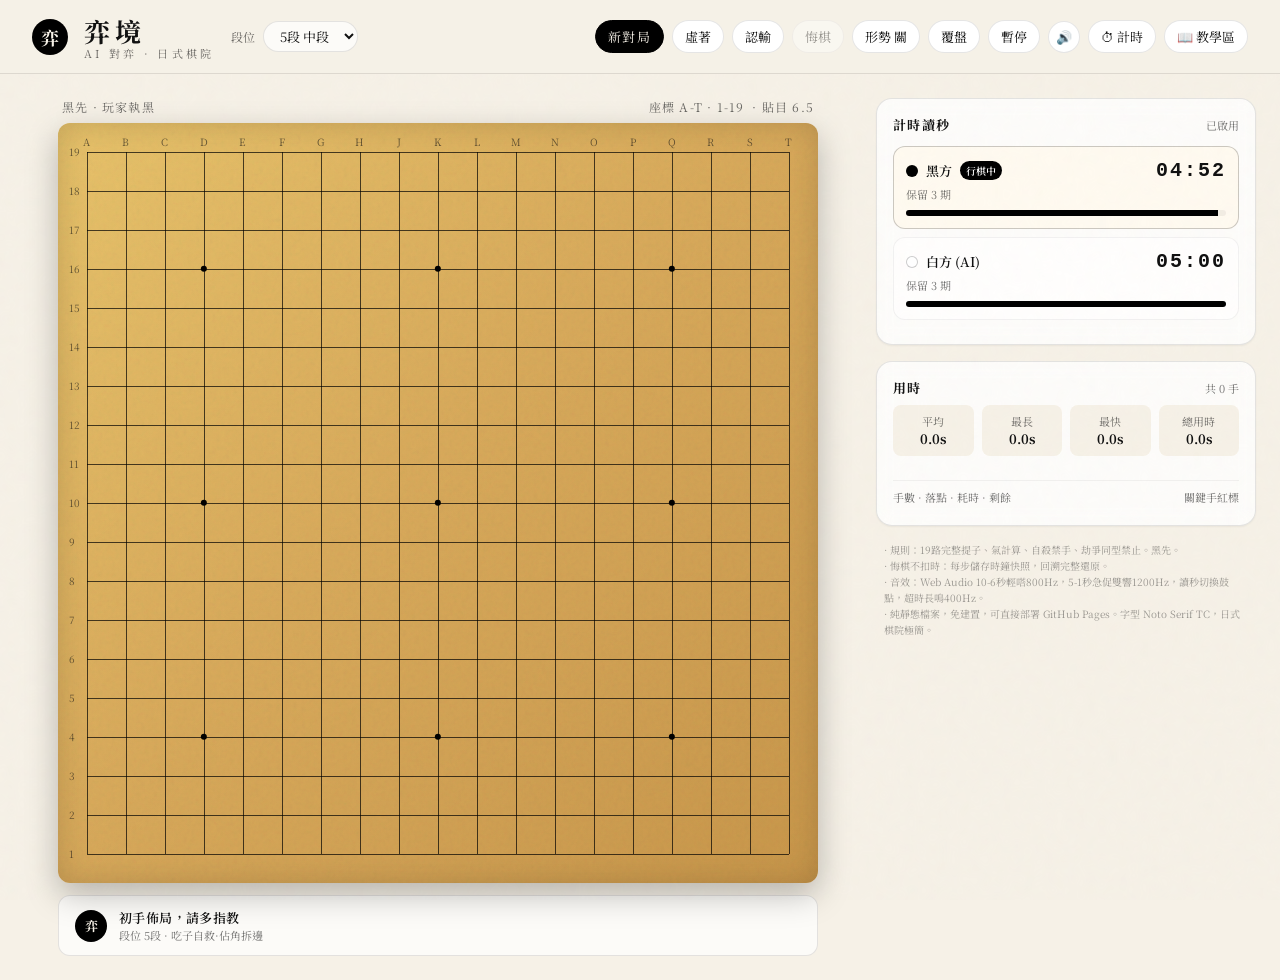
<file: index.html>
<!DOCTYPE html>
<html lang="zh-Hant">
<head>
  <meta charset="UTF-8">
  <meta name="viewport" content="width=device-width, initial-scale=1">
  <title>弈境 · 圍棋 AI 對弈台</title>
  <link rel="preconnect" href="https://fonts.googleapis.com">
  <link href="https://fonts.googleapis.com/css2?family=Noto+Serif+TC:wght@400;600;700&display=swap" rel="stylesheet">
  <link rel="stylesheet" href="css/main.css">
</head>
<body>
  <header class="topbar">
    <div class="bar">
      <div class="brand">
        <div class="seal">弈</div>
        <div>
          <h1>弈境</h1>
          <p>AI 對弈 · 日式棋院</p>
        </div>
        <label class="level"><span class="muted">段位</span> <select id="level"></select></label>
      </div>
      <div class="controls">
        <button class="pill dark" id="btn-new">新對局</button>
        <button class="pill" id="btn-pass">虛著</button>
        <button class="pill" id="btn-resign">認輸</button>
        <button class="pill" id="btn-undo">悔棋</button>
        <button class="pill" id="btn-influence">形勢 關</button>
        <button class="pill" id="btn-review">覆盤</button>
        <button class="pill" id="btn-pause">暫停</button>
        <button class="pill icon" id="btn-sound" aria-label="音效開關">🔊</button>
        <button class="pill" id="btn-time">⏱ 計時</button>
        <a class="pill" href="learn.html">📖 教學區</a>
      </div>
    </div>
    <div class="bar time-settings" id="time-settings" hidden>
      <select id="ts-preset"></select>
      <label><input type="checkbox" id="ts-enabled"> 啟用讀秒</label>
      <label>自訂主時限(分) <input type="number" id="ts-main" min="1"></label>
      <label>讀秒次數 <input type="number" id="ts-periods" min="0"></label>
      <label>每期秒數 <input type="number" id="ts-seconds" min="5"></label>
      <button class="pill dark small" id="ts-apply">套用並重開</button>
    </div>
  </header>

  <main class="layout">
    <section class="board-col">
      <div class="board-meta">
        <div>
          <span class="muted">黑先 · 玩家執黑</span>
          <span class="badge" id="badge-result" hidden></span>
          <span class="badge amber" id="badge-paused" hidden>已暫停</span>
        </div>
        <div><span class="muted">座標 A-T · 1-19</span><span class="muted hide-sm">· 貼目 6.5</span></div>
      </div>
      <div class="board-wood">
        <div class="board-inner" id="board"></div>
      </div>
      <div class="review-bar" id="review-bar" hidden>
        <span id="review-label"></span>
        <input type="range" id="review-range" min="0" aria-label="覆盤手數">
        <button class="pill dark small" id="review-exit">回到現局</button>
      </div>
      <div class="status">
        <div class="seal sm">弈</div>
        <div class="grow">
          <div id="status-text"></div>
          <div class="muted small" id="status-sub"></div>
        </div>
        <div class="spinner" id="status-spinner" hidden></div>
      </div>
    </section>

    <aside class="side">
      <div class="panel">
        <div class="panel-head"><h3>計時讀秒</h3><span class="muted small" id="clock-state"></span></div>
        <div id="clocks"></div>
      </div>
      <div class="panel">
        <div class="panel-head" style="margin-bottom: 8px;"><h3>用時</h3><span class="muted small" id="move-count"></span></div>
        <div class="stats">
          <div><span class="muted">平均</span><b id="stat-avg"></b></div>
          <div><span class="muted">最長</span><b id="stat-max"></b></div>
          <div><span class="muted">最快</span><b id="stat-min"></b></div>
          <div><span class="muted">總用時</span><b id="stat-total"></b></div>
        </div>
        <div class="bars" id="timing-bars"></div>
        <div class="move-list">
          <div class="move-list-head"><span>手數 · 落點 · 耗時 · 剩餘</span><span>關鍵手紅標</span></div>
          <div id="move-list"></div>
        </div>
      </div>
      <div class="result-card" id="result-card" hidden>
        <h3>終局計目 · 貼目6.5</h3>
        <div class="result-text" id="result-text"></div>
        <div class="small" style="opacity: 0.7; margin-top: 4px;" id="result-detail"></div>
        <div class="actions">
          <button class="again" id="result-again">再來一局</button>
          <button class="show" id="result-influence">顯示形勢</button>
        </div>
      </div>
      <div class="notes">
        <p>· 規則：19路完整提子、氣計算、自殺禁手、劫爭同型禁止。黑先。</p>
        <p>· 悔棋不扣時：每步儲存時鐘快照，回溯完整還原。</p>
        <p>· 音效：Web Audio 10-6秒輕嗒800Hz，5-1秒急促雙響1200Hz，讀秒切換鼓點，超時長鳴400Hz。</p>
        <p>· 純靜態檔案，免建置，可直接部署 GitHub Pages。字型 Noto Serif TC，日式棋院極簡。</p>
      </div>
    </aside>
  </main>
  <div class="grain"></div>

  <script src="js/engine.js"></script>
  <script src="js/ai.js"></script>
  <script src="js/clock.js"></script>
  <script src="js/sound.js"></script>
  <script src="js/app.js"></script>
</body>
</html>
</file>
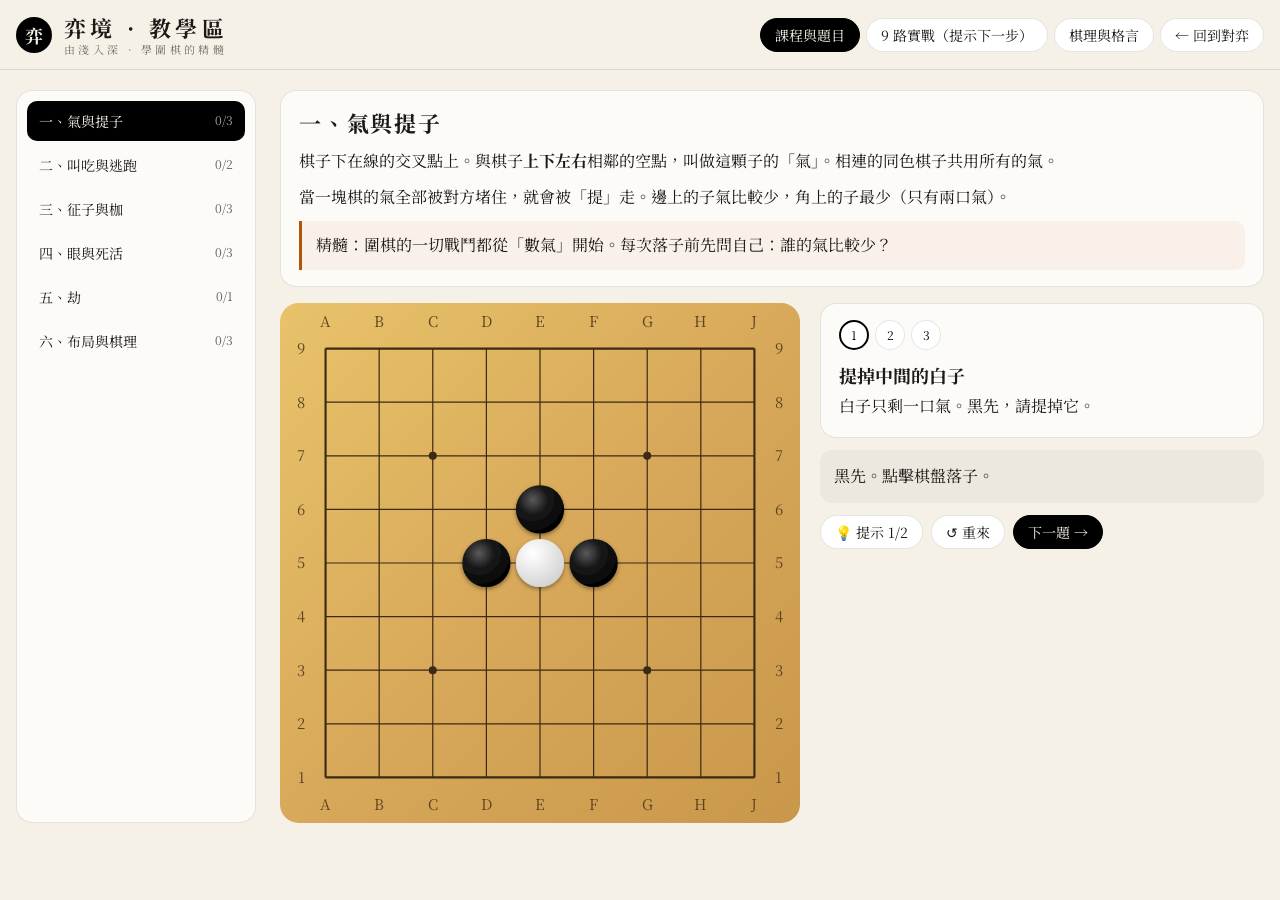
<file: learn.html>
<!DOCTYPE html>
<html lang="zh-Hant">
<head>
  <meta charset="UTF-8">
  <meta name="viewport" content="width=device-width, initial-scale=1">
  <title>弈境 · 教學區</title>
  <link rel="preconnect" href="https://fonts.googleapis.com">
  <link href="https://fonts.googleapis.com/css2?family=Noto+Serif+TC:wght@400;600;700&display=swap" rel="stylesheet">
  <link rel="stylesheet" href="css/learn.css">
</head>
<body>
  <header>
    <div class="bar">
      <div class="brand">
        <div class="seal">弈</div>
        <div>
          <h1>弈境 · 教學區</h1>
          <p>由淺入深 · 學圍棋的精髓</p>
        </div>
      </div>
      <nav class="tabs" role="tablist">
        <button class="pill" role="tab" data-view="lessons" aria-selected="true">課程與題目</button>
        <button class="pill" role="tab" data-view="practice" aria-selected="false">9 路實戰（提示下一步）</button>
        <button class="pill" role="tab" data-view="proverbs" aria-selected="false">棋理與格言</button>
        <a class="pill" href="index.html">← 回到對弈</a>
      </nav>
    </div>
  </header>

  <main>
    <section id="view-lessons" class="layout">
      <aside class="card" style="padding: 10px;">
        <ul class="lesson-list" id="lesson-list"></ul>
      </aside>
      <div>
        <article class="card intro" id="lesson-intro"></article>
        <div class="play">
          <div class="board-wrap" id="problem-board"></div>
          <div class="side">
            <div class="card">
              <div class="dots" id="problem-dots"></div>
              <h3 id="problem-title" style="margin-top: 12px;"></h3>
              <p class="prompt" id="problem-prompt"></p>
            </div>
            <div class="feedback" id="problem-feedback" aria-live="polite"></div>
            <div class="actions">
              <button class="pill" id="btn-hint">💡 提示</button>
              <button class="pill" id="btn-reset">↺ 重來</button>
              <button class="pill dark" id="btn-next">下一題 →</button>
            </div>
          </div>
        </div>
      </div>
    </section>

    <section id="view-practice" hidden>
      <div class="play" style="margin-top: 0;">
        <div class="board-wrap" id="practice-board"></div>
        <div class="side">
          <div class="card">
            <h3>9 路實戰：邊下邊學</h3>
            <p class="prompt muted">你執黑先行，對手是白棋 AI。卡住時按「提示」，會先告訴你<strong>該想什麼</strong>，再按一次才顯示落點；每一手都有講評，幫你養成好習慣。</p>
            <div class="stat" style="margin-top: 8px;"><span>手數</span><span id="pr-move">0</span></div>
            <div class="stat"><span>黑提子 / 白提子</span><span id="pr-caps">0 / 0</span></div>
            <div class="stat"><span>貼目</span><span>6.5</span></div>
          </div>
          <div class="feedback" id="practice-feedback" aria-live="polite">黑先。開局先想想：哪裡是最有價值的地方？</div>
          <div class="actions">
            <button class="pill" id="pr-hint">💡 提示下一步</button>
            <button class="pill" id="pr-undo">悔棋</button>
            <button class="pill" id="pr-pass">虛著</button>
            <button class="pill" id="pr-territory">形勢判斷</button>
            <button class="pill dark" id="pr-new">新局</button>
          </div>
          <div class="actions" style="align-items: center;">
            <label class="toggle"><input type="checkbox" id="pr-review" checked> 每手講評</label>
            <label class="toggle">對手
              <select id="pr-level">
                <option value="easy">入門</option>
                <option value="normal" selected>普通</option>
              </select>
            </label>
          </div>
          <ul class="log" id="practice-log"></ul>
        </div>
      </div>
    </section>

    <section id="view-proverbs" hidden>
      <h2 class="section-title">圍棋十訣 <span class="tag">唐 · 王積薪</span></h2>
      <div class="proverbs" id="ten-rules"></div>
      <h2 class="section-title">常用棋諺</h2>
      <div class="proverbs" id="sayings"></div>
    </section>
  </main>

  <script src="js/engine.js"></script>

  <script src="js/coach.js"></script>

  <script src="js/learn.js"></script>
</body>
</html>
</file>
<file: css/main.css>
:root {
  --paper: #f6f1e7;
  --ink: #111;
  --line: rgba(0, 0, 0, 0.1);
  --card: rgba(255, 255, 255, 0.8);
  --cream: #fffaf0;
  --orange: #d97706;
  --red: #dc2626;
}
* { box-sizing: border-box; font-family: 'Noto Serif TC', ui-serif, serif; }
html, body { margin: 0; }
body { background: var(--paper); color: var(--ink); min-height: 100vh; overflow-x: clip; }
button, select, input { font: inherit; color: inherit; }
button { cursor: pointer; }
[hidden] { display: none !important; }
.muted { opacity: 0.6; }
.small { font-size: 11px; }
.mono { font-family: ui-monospace, SFMono-Regular, Menlo, monospace; }

/* ---------- Header ---------- */
.topbar {
  position: sticky; top: 0; z-index: 30;
  backdrop-filter: blur(24px);
  background: rgba(246, 241, 231, 0.9);
  border-bottom: 1px solid var(--line);
}
.bar { max-width: 1480px; margin: 0 auto; padding: 12px 16px; display: flex; flex-wrap: wrap; align-items: center; justify-content: space-between; gap: 12px; }
.brand { display: flex; align-items: center; gap: 16px; flex-wrap: wrap; }
.seal { width: 36px; height: 36px; border-radius: 50%; background: #000; color: var(--paper); display: flex; align-items: center; justify-content: center; font-weight: 700; font-size: 18px; flex: none; }
.seal.sm { width: 32px; height: 32px; font-size: 13px; }
.brand h1 { margin: 0; font-size: 22px; letter-spacing: 0.2em; }
.brand p { margin: -4px 0 0; font-size: 11px; letter-spacing: 0.3em; opacity: 0.6; }
.level { display: flex; align-items: center; gap: 8px; font-size: 12px; }
.level select { background: rgba(255,255,255,0.7); border: 1px solid var(--line); border-radius: 999px; padding: 4px 12px; font-size: 13px; }
.controls { display: flex; flex-wrap: wrap; align-items: center; gap: 8px; }
.pill {
  padding: 6px 12px; border-radius: 999px; background: #fff; border: 1px solid var(--line);
  font-size: 13px; text-decoration: none; color: var(--ink); transition: background 0.15s;
}
.pill:hover { background: #fafafa; }
.pill.dark, .pill.active { background: #000; color: var(--paper); border-color: #000; letter-spacing: 0.1em; }
.pill.dark:hover, .pill.active:hover { background: #27272a; }
.pill.icon { width: 32px; height: 32px; padding: 0; display: inline-flex; align-items: center; justify-content: center; }
.pill.small { padding: 4px 12px; font-size: 12px; }
.pill:disabled { opacity: 0.4; cursor: default; }
.time-settings { justify-content: flex-start; padding-top: 0; font-size: 12px; }
.time-settings label { display: flex; align-items: center; gap: 4px; }
.time-settings select, .time-settings input[type="number"] { background: #fff; border: 1px solid var(--line); border-radius: 6px; padding: 4px 8px; }
.time-settings select { border-radius: 999px; padding: 4px 12px; }
.time-settings input[type="number"] { width: 64px; }

/* ---------- Layout ---------- */
.layout { max-width: 1480px; margin: 0 auto; padding: 16px 8px; display: grid; grid-template-columns: minmax(0, 1fr); gap: 16px; }
@media (min-width: 768px) { .layout { padding: 24px; gap: 24px; } .bar { padding: 12px 32px; } .brand h1 { font-size: 26px; } }
@media (min-width: 1024px) { .layout { grid-template-columns: minmax(0, 1.15fr) 380px; } }
.board-col { display: flex; flex-direction: column; align-items: center; }
.board-meta { width: 100%; max-width: 760px; display: flex; justify-content: space-between; align-items: center; padding: 0 4px; margin-bottom: 8px; font-size: 12px; letter-spacing: 0.1em; gap: 8px; flex-wrap: wrap; }
.board-meta > div { display: flex; gap: 8px; align-items: center; }
.badge { padding: 2px 8px; border-radius: 999px; background: #000; color: #fff; font-size: 11px; }
.badge.amber { background: #fef3c7; color: #92400e; }
@media (max-width: 767px) { .hide-sm { display: none; } }

/* ---------- Board ---------- */
.board-wood {
  position: relative; width: 100%; max-width: 760px; aspect-ratio: 1; border-radius: 12px; padding: 3.5%;
  background: linear-gradient(135deg, #e8c36a 0%, #d8a95a 50%, #c9974a 100%);
  box-shadow: inset 0 0 30px rgba(0,0,0,0.15), 0 12px 32px rgba(0,0,0,0.25);
  user-select: none; -webkit-user-select: none;
}
.board-wood::after {
  content: ''; position: absolute; inset: 0; pointer-events: none; border-radius: inherit; mix-blend-mode: multiply;
  background-image: url("data:image/svg+xml,%3Csvg viewBox='0 0 200 200' xmlns='http://www.w3.org/2000/svg'%3E%3Cfilter id='n'%3E%3CfeTurbulence type='fractalNoise' baseFrequency='0.9' numOctaves='3' stitchTiles='stitch'/%3E%3C/filter%3E%3Crect width='100%25' height='100%25' filter='url(%23n)' opacity='0.08'/%3E%3C/svg%3E");
}
.board-inner { position: relative; width: 100%; height: 100%; cursor: pointer; touch-action: manipulation; }
.grid-h, .grid-v { position: absolute; background: rgba(0,0,0,0.7); pointer-events: none; }
.grid-h { left: 0; right: 0; height: 1px; }
.grid-v { top: 0; bottom: 0; width: 1px; }
.star { position: absolute; width: 0.9%; height: 0.9%; background: #000; border-radius: 50%; transform: translate(-50%, -50%); pointer-events: none; }
.labels-top, .labels-left { position: absolute; display: flex; justify-content: space-between; font-size: 9px; opacity: 0.6; pointer-events: none; }
.labels-top { top: -18px; left: -6px; right: -6px; }
.labels-top span { width: 12px; text-align: center; }
.labels-left { left: -18px; top: -6px; bottom: -6px; flex-direction: column; }
.labels-left span { height: 12px; line-height: 12px; }
@media (min-width: 768px) { .labels-top, .labels-left { font-size: 10px; } }
.layer { position: absolute; inset: 0; pointer-events: none; }
.at { position: absolute; transform: translate(-50%, -50%); }
.influence-dot { border-radius: 50%; width: 5.556%; height: 5.556%; transition: background 0.4s; }

.stone { border-radius: 50%; width: 5.111%; height: 5.111%; box-shadow: 0 2px 6px rgba(0,0,0,0.4), inset -2px -2px 6px rgba(0,0,0,0.3); }
.stone-black { background: radial-gradient(circle at 35% 30%, #5a5a5a 0%, #1a1a1a 40%, #000 100%); }
.stone-white {
  background: radial-gradient(circle at 35% 30%, #fff 0%, #f1f1f1 25%, #d9d9d9 100%);
  box-shadow: 0 2px 8px rgba(0,0,0,0.35), inset -1px -1px 3px rgba(0,0,0,0.15), inset 2px 2px 6px rgba(255,255,255,0.9);
}
.stone-bounce { animation: bounce 0.32s cubic-bezier(.2, 1.6, .6, 1); }
@keyframes bounce {
  0% { transform: translate(-50%, -50%) scale(1.3); }
  60% { transform: translate(-50%, -50%) scale(0.88); }
  100% { transform: translate(-50%, -50%) scale(1); }
}
.ghost { opacity: 0.45; }
.pulse-ring {
  position: absolute; width: 52%; height: 52%; left: 50%; top: 50%; border: 2px solid; border-radius: 50%;
  transform: translate(-50%, -50%); animation: pulse 1.6s infinite;
}
@keyframes pulse {
  0% { transform: translate(-50%, -50%) scale(1); opacity: 1; }
  100% { transform: translate(-50%, -50%) scale(2.2); opacity: 0; }
}
.spinner-host { width: 5.111%; height: 5.111%; }
.spinner-ring {
  position: absolute; width: 120%; height: 120%; left: -10%; top: -10%;
  border: 2px dashed rgba(0,0,0,0.3); border-radius: 50%; animation: spin 1.2s linear infinite;
}
@keyframes spin { to { transform: rotate(360deg); } }

/* ---------- Under the board ---------- */
.review-bar, .status { width: 100%; max-width: 760px; border: 1px solid var(--line); display: flex; align-items: center; gap: 12px; }
.review-bar { margin-top: 16px; background: rgba(255,255,255,0.8); backdrop-filter: blur(8px); border-radius: 999px; padding: 8px 16px; font-size: 12px; white-space: nowrap; }
.review-bar input { flex: 1; accent-color: #000; min-width: 0; }
.status { margin-top: 12px; background: rgba(255,255,255,0.7); border-radius: 12px; padding: 12px 16px; }
.status .grow { flex: 1; }
#status-text { font-size: 13px; font-weight: 600; letter-spacing: 0.03em; }
.spinner { width: 20px; height: 20px; border: 2px solid rgba(0,0,0,0.2); border-top-color: #000; border-radius: 50%; animation: spin 1s linear infinite; }

/* ---------- Side panels ---------- */
.side { display: flex; flex-direction: column; gap: 16px; }
.panel { background: var(--card); backdrop-filter: blur(8px); border: 1px solid var(--line); border-radius: 16px; padding: 16px; box-shadow: 0 1px 2px rgba(0,0,0,0.05); }
.panel-head { display: flex; justify-content: space-between; align-items: center; margin-bottom: 12px; }
.panel h3 { margin: 0; font-size: 13px; font-weight: 700; letter-spacing: 0.1em; }

.clock { border-radius: 12px; padding: 12px; margin-bottom: 8px; border: 1px solid rgba(0,0,0,0.05); background: rgba(255,255,255,0.6); }
.clock.active { border-color: rgba(0,0,0,0.2); background: var(--cream); }
.clock-row { display: flex; justify-content: space-between; align-items: center; }
.clock-name { display: flex; align-items: center; gap: 8px; font-size: 13px; font-weight: 600; }
.swatch { width: 12px; height: 12px; border-radius: 50%; background: #000; flex: none; }
.swatch.white { background: #fff; border: 1px solid rgba(0,0,0,0.2); }
.turn-tag { font-size: 10px; padding: 2px 6px; border-radius: 999px; background: #000; color: #fff; animation: fade 1.5s ease-in-out infinite; }
@keyframes fade { 50% { opacity: 0.5; } }
.clock-time { font-size: 20px; font-weight: 700; letter-spacing: 0.1em; }
.clock-sub { margin-top: 4px; font-size: 11px; opacity: 0.6; }
.clock-bar { margin-top: 8px; height: 6px; background: rgba(0,0,0,0.05); border-radius: 999px; overflow: hidden; }
.clock-bar > div { height: 100%; background: #000; transition: width 0.15s; }
.clock.warn .clock-time { color: var(--orange); }
.clock.warn .clock-sub { color: #d97706; opacity: 1; }
.clock.critical { animation: flashRed 0.8s infinite alternate; }
.clock.critical .clock-time { color: var(--red); animation: pulseText 0.6s infinite alternate; }
.clock.critical .clock-sub { color: var(--red); font-weight: 700; opacity: 1; }
@keyframes flashRed { from { background: rgba(239,68,68,0.08); } to { background: rgba(239,68,68,0.18); } }
@keyframes pulseText { from { transform: scale(1); } to { transform: scale(1.05); } }

.stats { display: grid; grid-template-columns: repeat(4, 1fr); gap: 8px; font-size: 11px; margin-bottom: 12px; }
.stats > div { background: var(--paper); border-radius: 8px; padding: 8px; text-align: center; }
.stats b { display: block; font-size: 13px; }
.bars { margin-bottom: 12px; max-height: 96px; overflow: auto; padding-right: 4px; display: flex; flex-direction: column; gap: 4px; }
.bar-row { display: flex; align-items: center; gap: 8px; font-size: 11px; }
.bar-row .n { width: 24px; opacity: 0.6; }
.bar-row .pos { width: 40px; }
.bar-row .track { flex: 1; height: 8px; background: rgba(0,0,0,0.05); border-radius: 999px; overflow: hidden; position: relative; }
.bar-row .t { width: 40px; text-align: right; }
.fill-black { height: 100%; background: linear-gradient(90deg, #1f1f1f, #444); }
.fill-white { height: 100%; background: linear-gradient(90deg, #f5f5f5, #c0c0c0); border: 1px solid #ddd; }
.key-tri { position: absolute; right: 0; top: 50%; transform: translateY(-50%); width: 0; height: 0; border-left: 6px solid transparent; border-right: 6px solid transparent; border-bottom: 10px solid var(--red); }
.move-list { border-top: 1px solid rgba(0,0,0,0.05); padding-top: 8px; max-height: 220px; overflow: auto; }
.move-list-head { display: flex; justify-content: space-between; font-size: 11px; opacity: 0.6; margin-bottom: 4px; }
.move-row { display: flex; align-items: center; gap: 8px; padding: 4px 8px; border-radius: 999px; font-size: 12px; cursor: pointer; width: 100%; border: 0; background: transparent; text-align: left; }
.move-row:hover { background: rgba(0,0,0,0.05); }
.move-row.key { background: #fef2f2; }
.move-row.current { background: #000; color: #fff; }
.move-row .n { width: 24px; }
.move-row .pos { width: 48px; }
.move-row .rem { margin-left: auto; opacity: 0.6; font-size: 11px; }
.move-row .mark { color: var(--red); }

.result-card { background: #000; color: var(--paper); border-radius: 16px; padding: 16px; }
.result-card h3 { margin: 0 0 8px; font-size: 13px; letter-spacing: 0.1em; }
.result-text { font-size: 22px; font-weight: 700; letter-spacing: 0.03em; }
.result-card .actions { margin-top: 12px; display: flex; gap: 8px; }
.result-card .actions button { flex: 1; padding: 8px; border-radius: 999px; font-size: 13px; }
.result-card .again { background: var(--paper); color: #000; font-weight: 700; border: 0; }
.result-card .show { background: rgba(255,255,255,0.1); border: 1px solid rgba(255,255,255,0.2); color: var(--paper); }
.notes { font-size: 10px; opacity: 0.4; line-height: 1.6; padding: 0 8px; }
.notes p { margin: 0; }

.grain {
  pointer-events: none; position: fixed; inset: 0; opacity: 0.03; mix-blend-mode: multiply;
  background-image: url("data:image/svg+xml,%3Csvg viewBox='0 0 100 100' xmlns='http://www.w3.org/2000/svg'%3E%3Cfilter id='n'%3E%3CfeTurbulence type='fractalNoise' baseFrequency='0.85'/%3E%3C/filter%3E%3Crect width='100%25' height='100%25' filter='url(%23n)'/%3E%3C/svg%3E");
}
</file>
<file: css/learn.css>
:root {
  --paper: #f6f1e7;
  --ink: #1c1917;
  --ink-soft: rgba(28, 25, 23, 0.62);
  --line: rgba(0, 0, 0, 0.1);
  --card: rgba(255, 255, 255, 0.72);
  --accent: #b45309;
  --good: #15803d;
  --bad: #b91c1c;
  --hint: rgba(250, 204, 21, 0.38);
}
* { box-sizing: border-box; font-family: 'Noto Serif TC', ui-serif, serif; }
html, body { margin: 0; }
body {
  background-color: var(--paper);
  background-image:
    radial-gradient(at 20% 30%, rgba(0,0,0,0.03) 0 1px, transparent 1px),
    radial-gradient(at 80% 70%, rgba(0,0,0,0.02) 0 1px, transparent 1px);
  color: var(--ink);
  min-height: 100vh;
}
button { cursor: pointer; font-size: 14px; }
a { color: inherit; }

header {
  position: sticky; top: 0; z-index: 30;
  backdrop-filter: blur(16px);
  background: rgba(246, 241, 231, 0.9);
  border-bottom: 1px solid var(--line);
}
.bar { max-width: 1280px; margin: 0 auto; padding: 12px 16px; display: flex; flex-wrap: wrap; gap: 12px; align-items: center; justify-content: space-between; }
.brand { display: flex; align-items: center; gap: 12px; }
.seal { width: 36px; height: 36px; border-radius: 50%; background: #000; color: var(--paper); display: flex; align-items: center; justify-content: center; font-weight: 700; font-size: 18px; }
.brand h1 { margin: 0; font-size: 22px; letter-spacing: 0.2em; }
.brand p { margin: -2px 0 0; font-size: 11px; letter-spacing: 0.3em; opacity: 0.6; }
nav.tabs { display: flex; flex-wrap: wrap; gap: 6px; }
.pill {
  padding: 6px 14px; border-radius: 999px; border: 1px solid var(--line);
  background: #fff; color: var(--ink); text-decoration: none; font-size: 14px;
}
.pill:hover { background: #fafaf9; }
.pill.dark, .pill[aria-selected="true"] { background: #000; color: var(--paper); border-color: #000; }
.pill:disabled { opacity: 0.4; cursor: default; }

main { max-width: 1280px; margin: 0 auto; padding: 20px 16px 48px; }
.layout { display: grid; grid-template-columns: 240px minmax(0, 1fr); gap: 24px; }
.card { background: var(--card); border: 1px solid var(--line); border-radius: 16px; padding: 16px 18px; }
.muted { color: var(--ink-soft); }

.lesson-list { list-style: none; margin: 0; padding: 0; display: flex; flex-direction: column; gap: 4px; }
.lesson-list button {
  width: 100%; text-align: left; border: 0; background: transparent; padding: 10px 12px; border-radius: 10px;
  display: flex; justify-content: space-between; gap: 8px; color: var(--ink);
}
.lesson-list button:hover { background: rgba(0,0,0,0.04); }
.lesson-list button[aria-current="true"] { background: #000; color: var(--paper); }
.lesson-list .count { font-size: 12px; opacity: 0.7; white-space: nowrap; }

.intro h2 { margin: 0 0 8px; font-size: 22px; letter-spacing: 0.08em; }
.intro p { margin: 6px 0; line-height: 1.85; }
.essence { margin-top: 10px; padding: 10px 14px; border-left: 3px solid var(--accent); background: rgba(180, 83, 9, 0.06); border-radius: 0 10px 10px 0; line-height: 1.8; }

.play { display: grid; grid-template-columns: minmax(0, 520px) minmax(0, 1fr); gap: 20px; margin-top: 16px; align-items: start; }
.board-wrap { width: 100%; max-width: 520px; }
.board-wrap svg { width: 100%; height: auto; display: block; border-radius: 14px; touch-action: manipulation; user-select: none; }
.side { display: flex; flex-direction: column; gap: 12px; }
.side h3 { margin: 0; font-size: 18px; }
.prompt { line-height: 1.8; margin: 4px 0 0; }
.dots { display: flex; gap: 6px; flex-wrap: wrap; }
.dot { width: 30px; height: 30px; border-radius: 50%; border: 1px solid var(--line); background: #fff; font-size: 12px; padding: 0; }
.dot[aria-current="true"] { border-color: #000; border-width: 2px; }
.dot.solved { background: #000; color: var(--paper); }
.actions { display: flex; flex-wrap: wrap; gap: 8px; }
.feedback { line-height: 1.8; padding: 12px 14px; border-radius: 12px; background: rgba(0,0,0,0.04); min-height: 52px; }
.feedback.good { background: rgba(21, 128, 61, 0.1); color: #14532d; }
.feedback.bad { background: rgba(185, 28, 28, 0.08); color: #7f1d1d; }
.feedback.hint { background: rgba(250, 204, 21, 0.2); color: #713f12; }
.stars { letter-spacing: 0.2em; color: var(--accent); }

.log { list-style: none; margin: 0; padding: 0; max-height: 280px; overflow-y: auto; display: flex; flex-direction: column; gap: 6px; }
.log li { font-size: 14px; line-height: 1.7; padding: 8px 10px; border-radius: 10px; background: rgba(0,0,0,0.035); }
.log li.warn { background: rgba(185, 28, 28, 0.08); }
.log li.good { background: rgba(21, 128, 61, 0.1); }
.log li.ai { background: rgba(255,255,255,0.8); border: 1px solid var(--line); }
.stat { display: flex; justify-content: space-between; font-size: 14px; }
label.toggle { display: flex; gap: 8px; align-items: center; font-size: 14px; }
select { border: 1px solid var(--line); border-radius: 999px; padding: 4px 10px; background: #fff; font-size: 14px; }

.proverbs { display: grid; grid-template-columns: repeat(auto-fill, minmax(260px, 1fr)); gap: 14px; }
.proverbs .card h3 { margin: 0 0 4px; font-size: 20px; letter-spacing: 0.12em; }
.proverbs .card p { margin: 6px 0 0; line-height: 1.8; font-size: 15px; }
.tag { display: inline-block; font-size: 11px; letter-spacing: 0.2em; padding: 2px 8px; border-radius: 999px; background: rgba(0,0,0,0.06); }
.section-title { margin: 28px 0 12px; font-size: 18px; letter-spacing: 0.15em; }

[hidden] { display: none !important; }

@media (max-width: 900px) {
  .layout { grid-template-columns: minmax(0, 1fr); }
  .lesson-list { flex-direction: row; overflow-x: auto; padding-bottom: 4px; }
  .lesson-list button { white-space: nowrap; }
  .play { grid-template-columns: minmax(0, 1fr); }
  .board-wrap { margin: 0 auto; }
}
</file>
